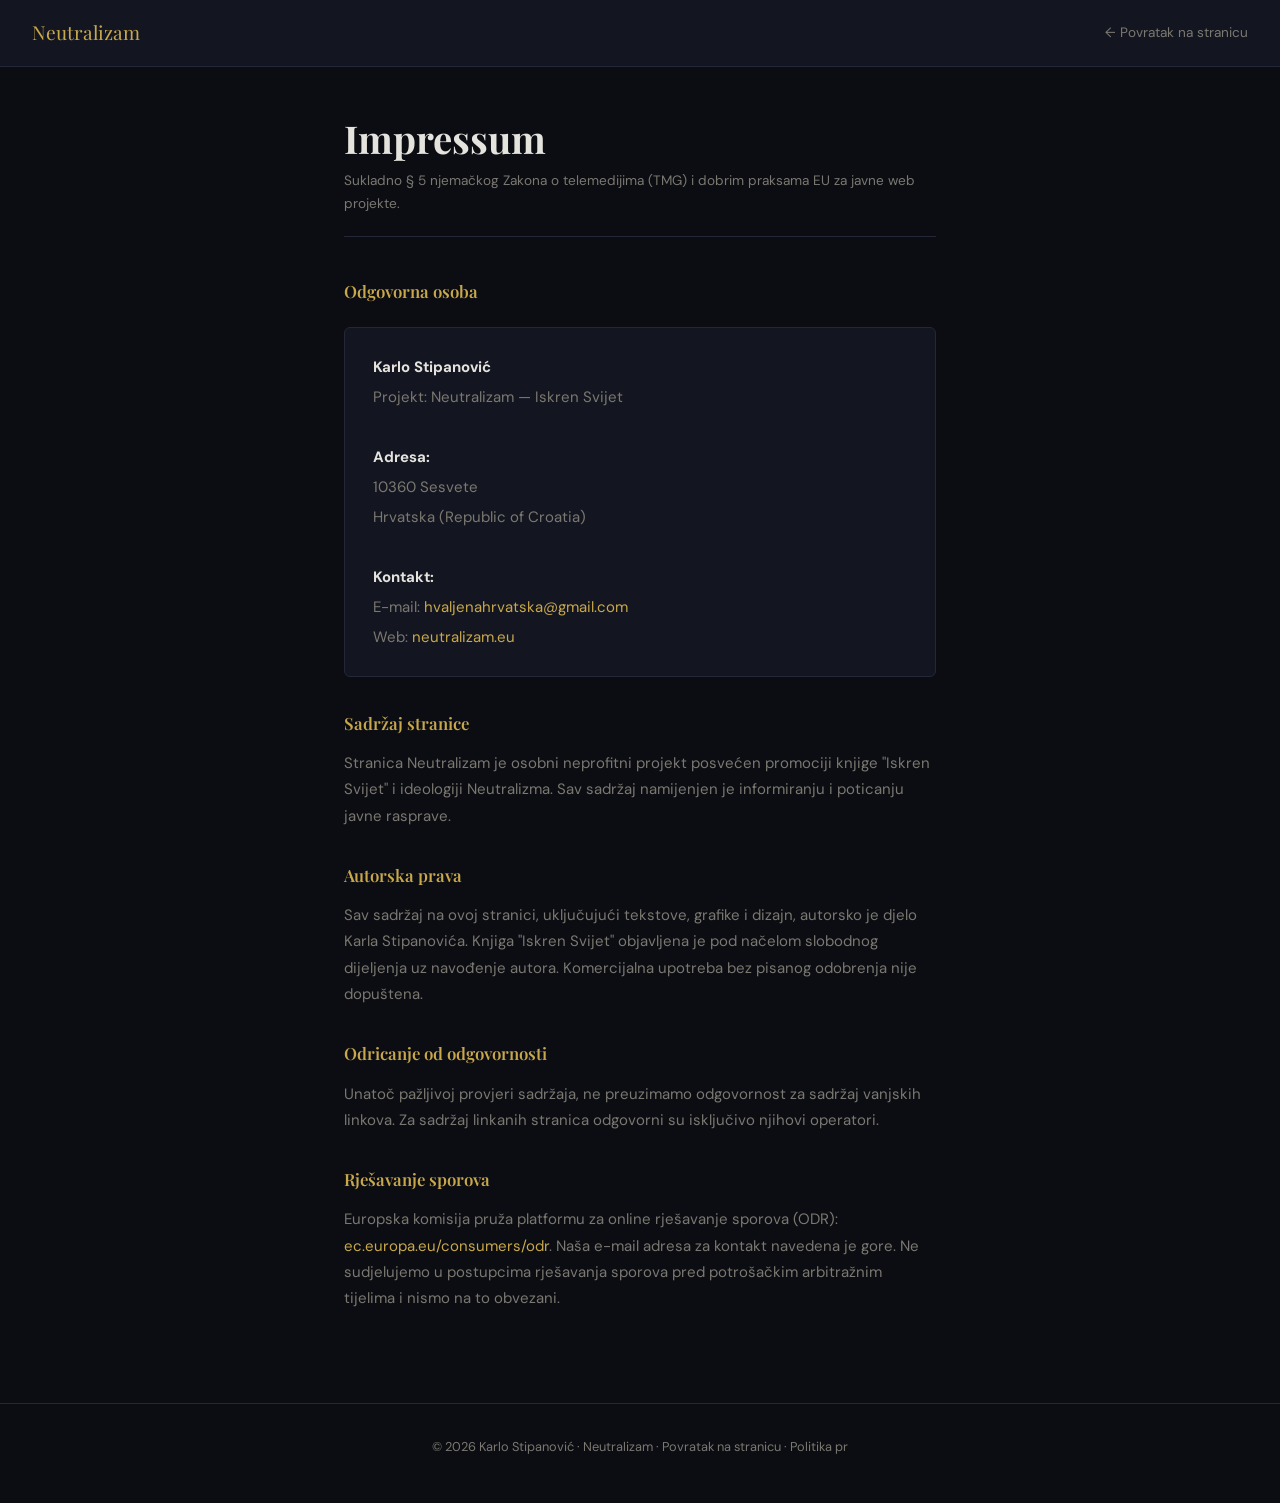
<file: impressum.html>
<!DOCTYPE html>
<html lang="hr">
<head>
  <meta charset="UTF-8"/>
  <meta name="viewport" content="width=device-width, initial-scale=1.0"/>
  <title>Impressum — Neutralizam</title>
  <meta name="robots" content="noindex"/>
  <link rel="preconnect" href="https://fonts.googleapis.com">
  <link href="https://fonts.googleapis.com/css2?family=Playfair+Display:wght@600;700&family=DM+Sans:wght@300;400;500&display=swap" rel="stylesheet">
  <style>
    :root{--bg:#0B0D12;--surface:#131620;--gold:#C9A84C;--text:#E5E3DE;--text-sub:#7A7870;--border:#232737}
    *{box-sizing:border-box;margin:0;padding:0}
    body{background:var(--bg);color:var(--text);font-family:'DM Sans',system-ui,sans-serif;font-size:15px;line-height:1.75;-webkit-font-smoothing:antialiased}
    a{color:var(--gold);text-decoration:none}a:hover{text-decoration:underline}
    header{background:var(--surface);border-bottom:1px solid var(--border);padding:1rem 2rem;display:flex;align-items:center;justify-content:space-between;gap:1rem}
    .logo{font-family:'Playfair Display',serif;color:var(--gold);font-size:1.2rem;text-decoration:none}
    .back-link{color:var(--text-sub);font-size:0.85rem;text-decoration:none;transition:color .2s}.back-link:hover{color:var(--gold)}
    main{max-width:640px;margin:0 auto;padding:3rem 1.5rem 5rem}
    h1{font-family:'Playfair Display',serif;font-size:clamp(1.8rem,4vw,2.4rem);font-weight:700;color:var(--text);margin-bottom:0.5rem;line-height:1.2}
    .subtitle{color:var(--text-sub);font-size:0.85rem;margin-bottom:2.5rem;padding-bottom:1.25rem;border-bottom:1px solid var(--border)}
    h2{font-family:'Playfair Display',serif;font-size:1.05rem;font-weight:600;color:var(--gold);margin:2rem 0 0.75rem}
    p{color:var(--text-sub);margin-bottom:0.75rem}
    strong{color:var(--text)}
    .info-box{background:var(--surface);border:1px solid var(--border);border-radius:6px;padding:1.5rem 1.75rem;margin:1.25rem 0}
    .info-box p{margin:0;line-height:2}
    footer{border-top:1px solid var(--border);padding:2rem;text-align:center;color:var(--text-sub);font-size:0.8rem}
    footer a{color:var(--text-sub)}
    @media(max-width:600px){main{padding:2rem 1rem 4rem}header{padding:1rem}}
  </style>
</head>
<body>

<header>
  <a href="index.html" class="logo">Neutralizam</a>
  <a href="index.html" class="back-link">← Povratak na stranicu</a>
</header>

<main>
  <h1>Impressum</h1>
  <p class="subtitle">Sukladno § 5 njemačkog Zakona o telemedijima (TMG) i dobrim praksama EU za javne web projekte.</p>

  <h2>Odgovorna osoba</h2>
  <div class="info-box">
    <p>
      <strong>Karlo Stipanović</strong><br>
      Projekt: Neutralizam — Iskren Svijet<br>
      <br>
      <strong>Adresa:</strong><br>
      10360 Sesvete<br>
      Hrvatska (Republic of Croatia)<br>
      <br>
      <strong>Kontakt:</strong><br>
      E-mail: <a href="https://mail.google.com/mail/?view=cm&to=hvaljenahrvatska@gmail.com" target="_blank" rel="noopener"><span class="__cf_email__" data-cfemail="a4ccd2c5c8cec1cac5ccd6d2c5d0d7cfc5e4c3c9c5cdc88ac7cbc9">hvaljenahrvatska@gmail.com</span></a><br>
      Web: <a href="https://neutralizam.eu/" target="_blank" rel="noopener">neutralizam.eu</a>
    </p>
  </div>

  <h2>Sadržaj stranice</h2>
  <p>Stranica Neutralizam je osobni neprofitni projekt posvećen promociji knjige "Iskren Svijet" i ideologiji Neutralizma. Sav sadržaj namijenjen je informiranju i poticanju javne rasprave.</p>

  <h2>Autorska prava</h2>
  <p>Sav sadržaj na ovoj stranici, uključujući tekstove, grafike i dizajn, autorsko je djelo Karla Stipanovića. Knjiga "Iskren Svijet" objavljena je pod načelom slobodnog dijeljenja uz navođenje autora. Komercijalna upotreba bez pisanog odobrenja nije dopuštena.</p>

  <h2>Odricanje od odgovornosti</h2>
  <p>Unatoč pažljivoj provjeri sadržaja, ne preuzimamo odgovornost za sadržaj vanjskih linkova. Za sadržaj linkanih stranica odgovorni su isključivo njihovi operatori.</p>

  <h2>Rješavanje sporova</h2>
  <p>Europska komisija pruža platformu za online rješavanje sporova (ODR): <a href="https://ec.europa.eu/consumers/odr/" target="_blank" rel="noopener">ec.europa.eu/consumers/odr</a>. Naša e-mail adresa za kontakt navedena je gore. Ne sudjelujemo u postupcima rješavanja sporova pred potrošačkim arbitražnim tijelima i nismo na to obvezani.</p>
</main>

<footer>
  <p>© 2026 Karlo Stipanović · Neutralizam ·
    <a href="index.html">Povratak na stranicu</a> ·
    <a href="privatnost.html">Politika pr
</file>
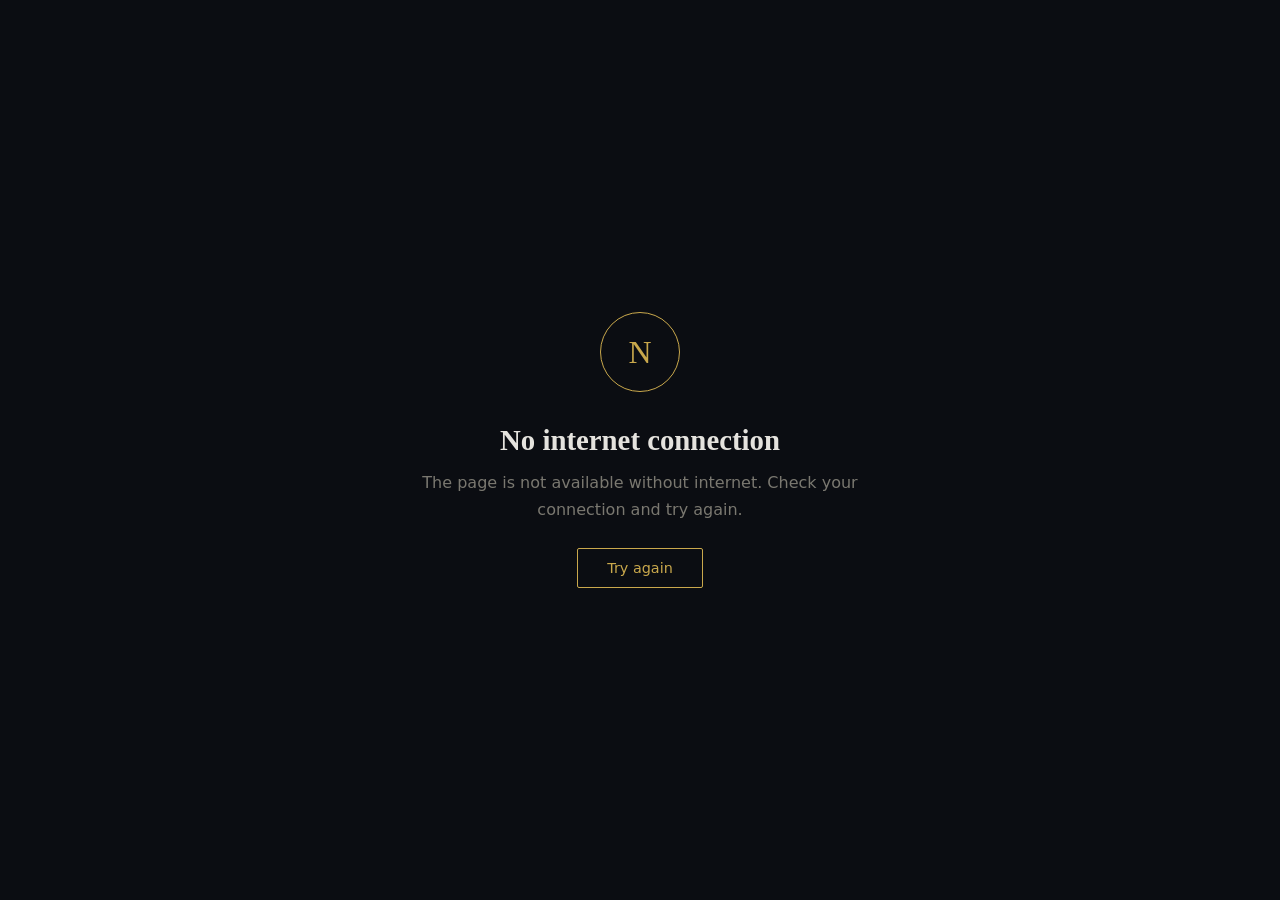
<file: offline.html>
<!DOCTYPE html>
<html lang="hr">
<head>
  <meta charset="UTF-8"/>
  <meta name="viewport" content="width=device-width, initial-scale=1.0"/>
  <title>Offline — Neutralizam</title>
  <style>
    :root { --bg:#0B0D12; --surface:#131620; --gold:#C9A84C; --text:#E5E3DE; --text-sub:#7A7870; }
    * { box-sizing:border-box; margin:0; padding:0; }
    body {
      background:var(--bg); color:var(--text);
      font-family:'DM Sans', system-ui, sans-serif;
      display:flex; align-items:center; justify-content:center;
      min-height:100vh; text-align:center; padding:2rem;
    }
    .container { max-width:460px; }
    .emblem {
      width:80px; height:80px; border-radius:50%;
      border:1px solid var(--gold); display:flex;
      align-items:center; justify-content:center;
      margin:0 auto 2rem; font-size:2rem; color:var(--gold);
      font-family:'Playfair Display', Georgia, serif;
    }
    h1 { font-size:1.8rem; color:var(--text); margin-bottom:0.75rem; font-family:'Playfair Display', Georgia, serif; }
    p { color:var(--text-sub); line-height:1.7; margin-bottom:1.5rem; }
    a {
      display:inline-block; padding:0.7rem 1.8rem;
      border:1px solid var(--gold); color:var(--gold);
      text-decoration:none; border-radius:2px; font-size:0.9rem;
      transition:background 0.2s;
    }
    a:hover { background:rgba(201,168,76,0.1); }
  </style>
</head>
<body>
  <div class="container">
    <div class="emblem">N</div>
    <h1 id="msg-title">Nema internet veze</h1>
    <p id="msg-body">Stranica nije dostupna bez interneta. Provjeri vezu i pokušaj ponovo.</p>
    <a href="/" id="msg-btn" onclick="location.reload();return false;">Pokušaj ponovo</a>
  </div>
  <script>
    const lang = localStorage.getItem("lang") || navigator.language?.slice(0,2) || "hr";
    const t = {
      hr: { title: "Nema internet veze",      body: "Stranica nije dostupna bez interneta. Provjeri vezu i pokušaj ponovo.", btn: "Pokušaj ponovo" },
      en: { title: "No internet connection",   body: "The page is not available without internet. Check your connection and try again.", btn: "Try again" },
      de: { title: "Keine Internetverbindung", body: "Die Seite ist ohne Internet nicht verfügbar. Bitte Verbindung prüfen und erneut versuchen.", btn: "Erneut versuchen" }
    };
    const d = t[lang] || t.hr;
    document.getElementById("msg-title").textContent = d.title;
    document.getElementById("msg-body").textContent  = d.body;
    document.getElementById("msg-btn").textContent   = d.btn;
    document.documentElement.lang = lang === "de" ? "de" : lang === "en" ? "en" : "hr";
  </script>
</body>
</html>
</file>
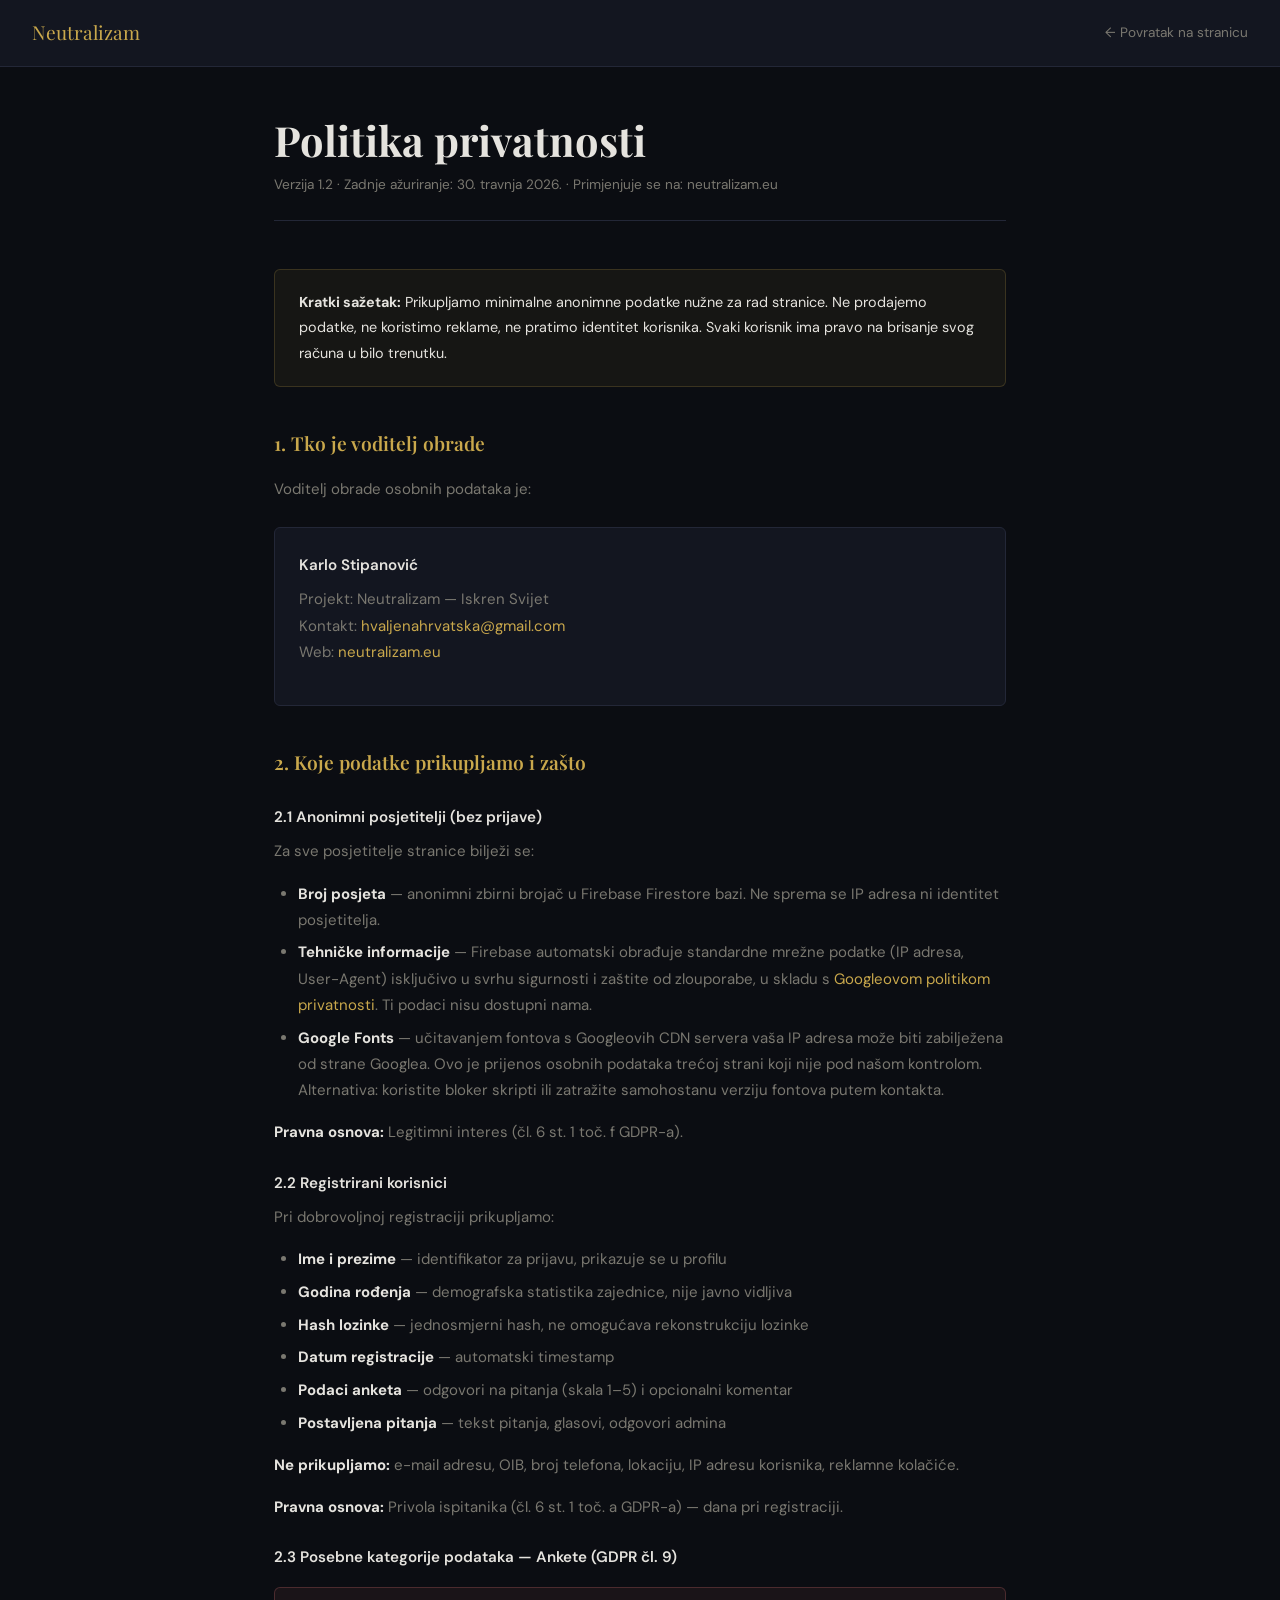
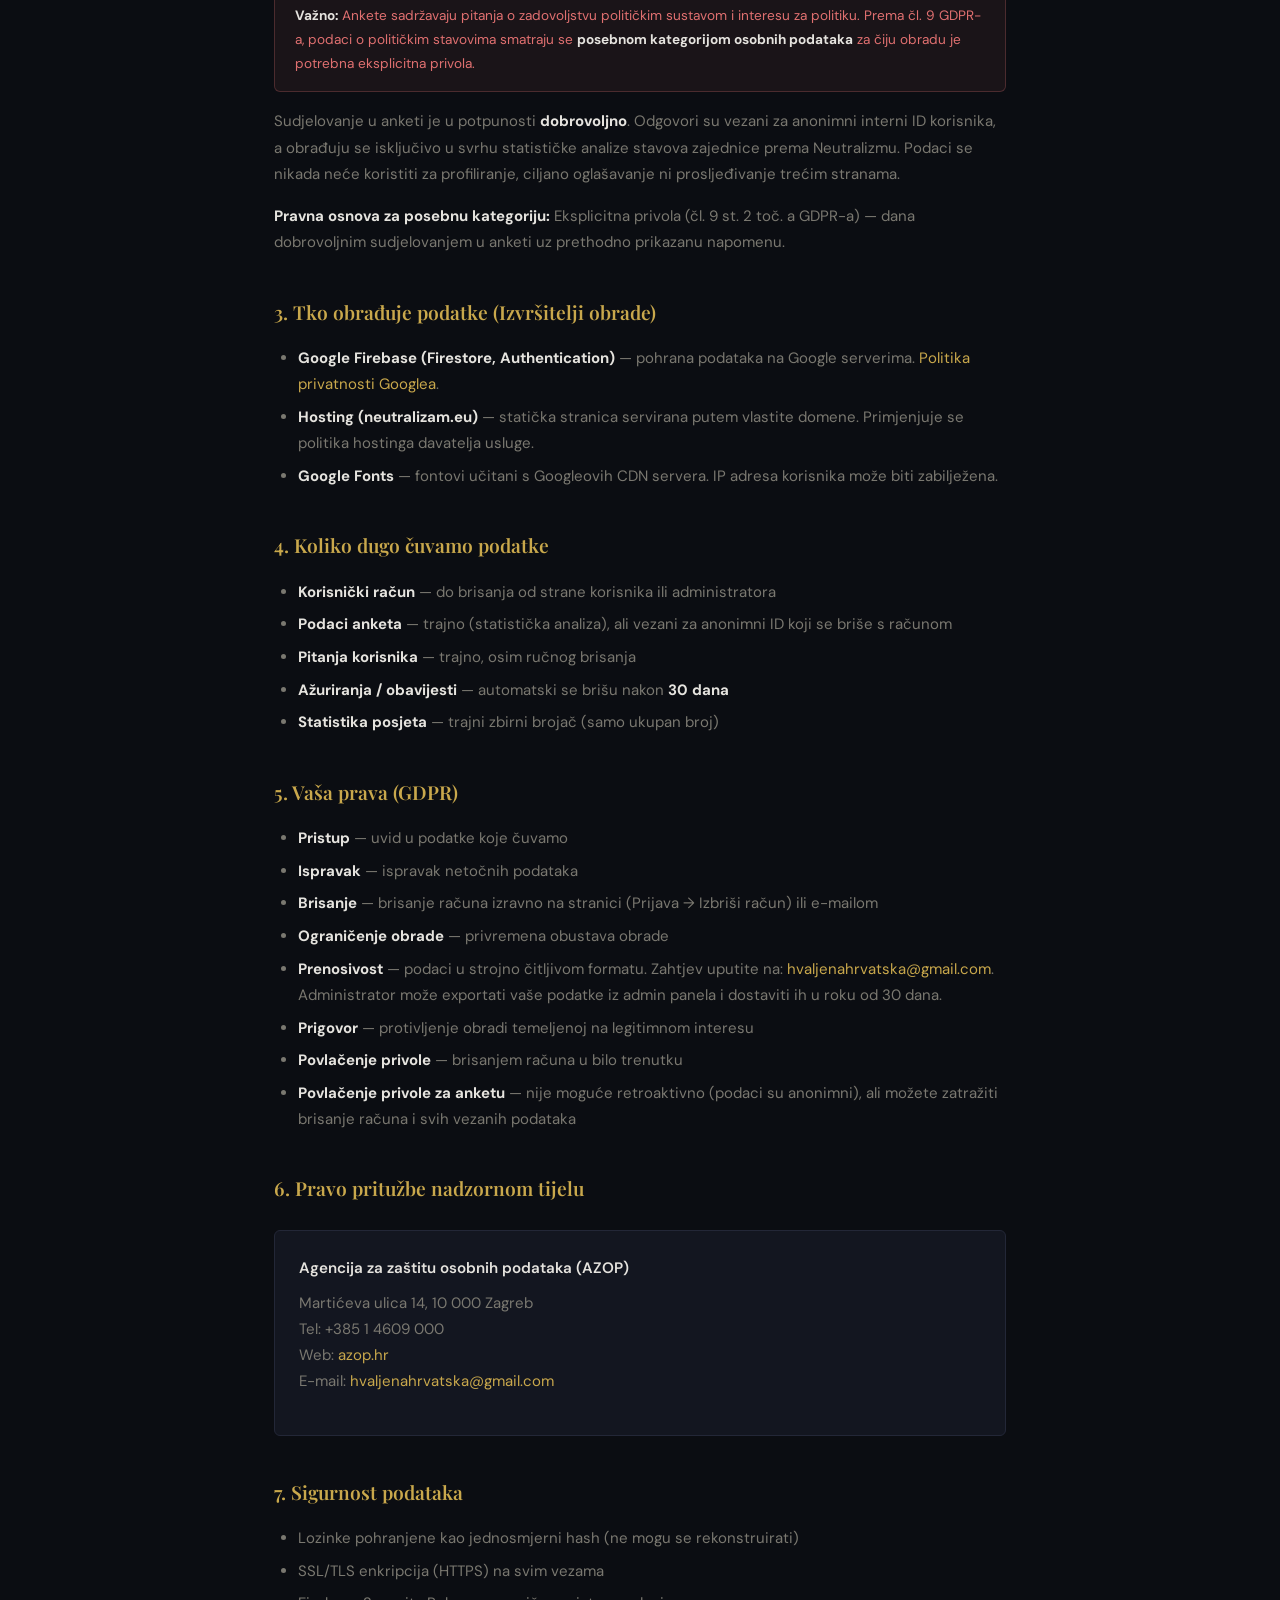
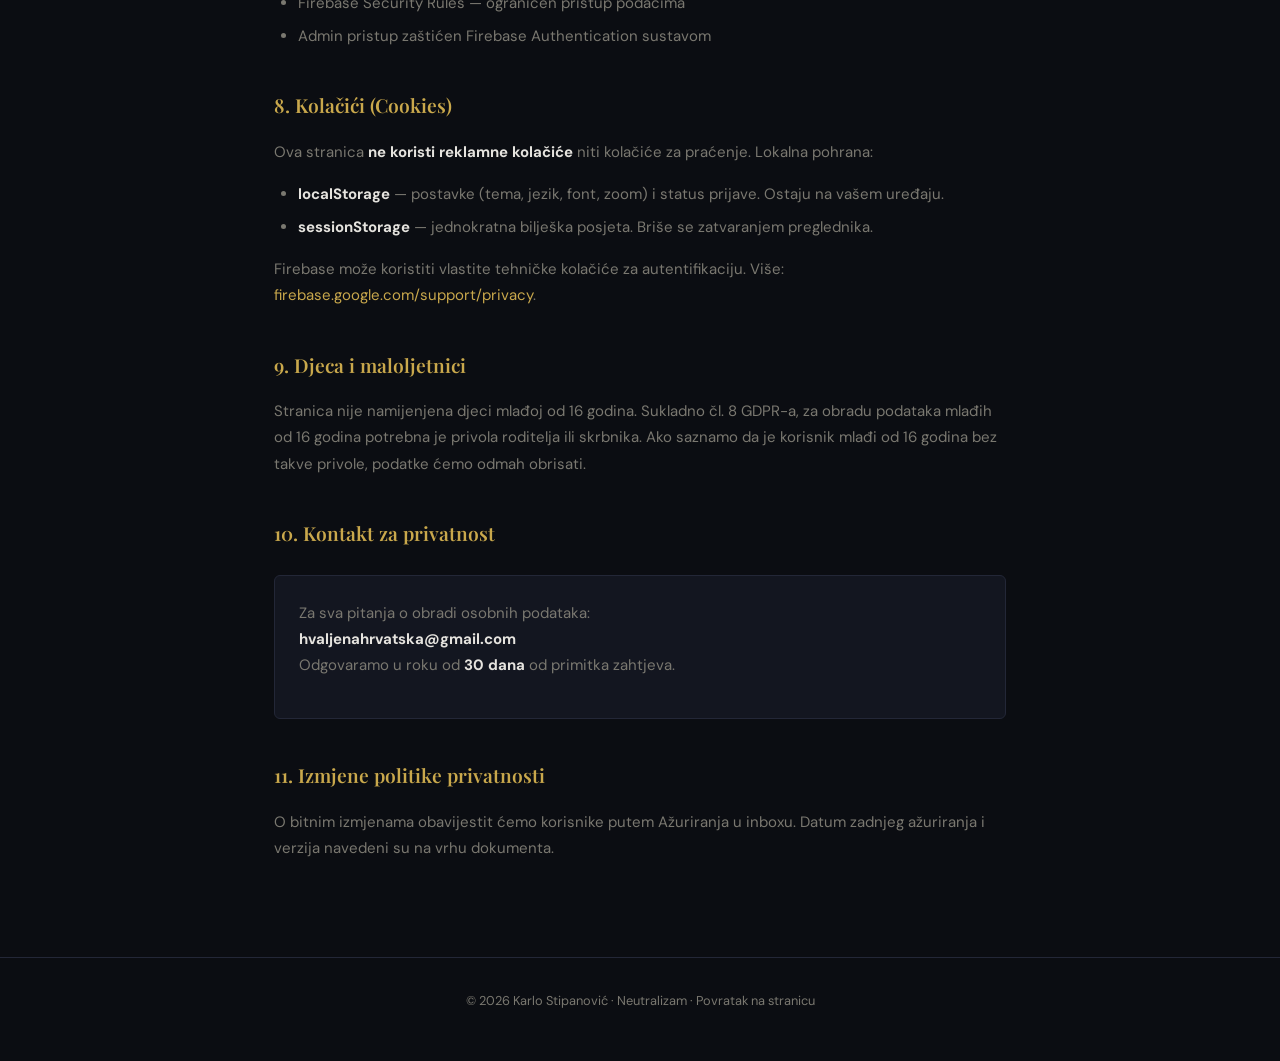
<file: privatnost.html>
<!DOCTYPE html>
<html lang="hr">
<head>
  <meta charset="UTF-8"/>
  <meta name="viewport" content="width=device-width, initial-scale=1.0"/>
  <title>Politika privatnosti — Neutralizam</title>
  <meta name="robots" content="noindex"/>
  <link rel="preconnect" href="https://fonts.googleapis.com">
  <link href="https://fonts.googleapis.com/css2?family=Playfair+Display:wght@600;700&family=DM+Sans:wght@300;400;500&display=swap" rel="stylesheet">
  <style>
    :root{--bg:#0B0D12;--surface:#131620;--gold:#C9A84C;--gold-dim:#8A7035;--text:#E5E3DE;--text-sub:#7A7870;--border:#232737}
    *{box-sizing:border-box;margin:0;padding:0}
    body{background:var(--bg);color:var(--text);font-family:'DM Sans',system-ui,sans-serif;font-size:15px;line-height:1.75;-webkit-font-smoothing:antialiased}
    a{color:var(--gold);text-decoration:none}a:hover{text-decoration:underline}
    header{background:var(--surface);border-bottom:1px solid var(--border);padding:1rem 2rem;display:flex;align-items:center;justify-content:space-between;gap:1rem}
    .logo{font-family:'Playfair Display',serif;color:var(--gold);font-size:1.2rem;text-decoration:none}
    .back-link{color:var(--text-sub);font-size:0.85rem;text-decoration:none;transition:color .2s}.back-link:hover{color:var(--gold)}
    main{max-width:780px;margin:0 auto;padding:3rem 1.5rem 5rem}
    h1{font-family:'Playfair Display',serif;font-size:clamp(1.8rem,4vw,2.6rem);font-weight:700;color:var(--text);margin-bottom:0.5rem;line-height:1.2}
    .subtitle{color:var(--text-sub);font-size:0.85rem;margin-bottom:3rem;padding-bottom:1.5rem;border-bottom:1px solid var(--border)}
    h2{font-family:'Playfair Display',serif;font-size:1.2rem;font-weight:600;color:var(--gold);margin:2.5rem 0 1rem}
    h3{font-size:0.95rem;font-weight:600;color:var(--text);margin:1.5rem 0 0.5rem}
    p{color:var(--text-sub);margin-bottom:1rem}
    ul,ol{color:var(--text-sub);padding-left:1.5rem;margin-bottom:1rem}
    li{margin-bottom:0.4rem}strong{color:var(--text)}
    .highlight-box{background:rgba(201,168,76,0.06);border:1px solid rgba(201,168,76,0.2);border-radius:6px;padding:1.25rem 1.5rem;margin:1.5rem 0}
    .highlight-box p{margin:0;color:var(--text);font-size:0.9rem}
    .contact-box{background:var(--surface);border:1px solid var(--border);border-radius:6px;padding:1.5rem;margin:1.5rem 0}
    .contact-box h3{margin-top:0}
    .warn-box{background:rgba(224,112,112,0.07);border:1px solid rgba(224,112,112,0.25);border-radius:6px;padding:1rem 1.25rem;margin:1rem 0}
    .warn-box p{margin:0;color:#e07070;font-size:0.85rem}
    .changelog{background:var(--surface);border:1px solid var(--border);border-radius:6px;padding:1.25rem 1.5rem;margin:1.5rem 0}
    .changelog h3{margin-top:0;color:var(--gold);font-size:0.85rem;letter-spacing:0.05em}
    .changelog ul{margin:0}
    .changelog li{font-size:0.82rem;color:var(--text-sub)}
    footer{border-top:1px solid var(--border);padding:2rem;text-align:center;color:var(--text-sub);font-size:0.8rem}
    footer a{color:var(--text-sub)}
    @media(max-width:600px){main{padding:2rem 1rem 4rem}header{padding:1rem}}
  </style>
</head>
<body>
<header>
  <a href="index.html" class="logo">Neutralizam</a>
  <a href="index.html" class="back-link">← Povratak na stranicu</a>
</header>

<main>
  <h1>Politika privatnosti</h1>
  <p class="subtitle">Verzija 1.2 · Zadnje ažuriranje: 30. travnja 2026. · Primjenjuje se na: neutralizam.eu</p>

  <div class="highlight-box">
    <p><strong>Kratki sažetak:</strong> Prikupljamo minimalne anonimne podatke nužne za rad stranice. Ne prodajemo podatke, ne koristimo reklame, ne pratimo identitet korisnika. Svaki korisnik ima pravo na brisanje svog računa u bilo trenutku.</p>
  </div>

  <h2>1. Tko je voditelj obrade</h2>
  <p>Voditelj obrade osobnih podataka je:</p>
  <div class="contact-box">
    <h3>Karlo Stipanović</h3>
    <p>
      Projekt: Neutralizam — Iskren Svijet<br>
      Kontakt: <a href="https://mail.google.com/mail/?view=cm&to=hvaljenahrvatska@gmail.com" target="_blank" rel="noopener">hvaljenahrvatska@gmail.com</a><br>
      Web: <a href="https://neutralizam.eu/" target="_blank" rel="noopener">neutralizam.eu</a>
    </p>
  </div>

  <h2>2. Koje podatke prikupljamo i zašto</h2>

  <h3>2.1 Anonimni posjetitelji (bez prijave)</h3>
  <p>Za sve posjetitelje stranice bilježi se:</p>
  <ul>
    <li><strong>Broj posjeta</strong> — anonimni zbirni brojač u Firebase Firestore bazi. Ne sprema se IP adresa ni identitet posjetitelja.</li>
    <li><strong>Tehničke informacije</strong> — Firebase automatski obrađuje standardne mrežne podatke (IP adresa, User-Agent) isključivo u svrhu sigurnosti i zaštite od zlouporabe, u skladu s <a href="https://firebase.google.com/support/privacy" target="_blank" rel="noopener">Googleovom politikom privatnosti</a>. Ti podaci nisu dostupni nama.</li>
    <li><strong>Google Fonts</strong> — učitavanjem fontova s Googleovih CDN servera vaša IP adresa može biti zabilježena od strane Googlea. Ovo je prijenos osobnih podataka trećoj strani koji nije pod našom kontrolom. Alternativa: koristite bloker skripti ili zatražite samohostanu verziju fontova putem kontakta.</li>
  </ul>
  <p><strong>Pravna osnova:</strong> Legitimni interes (čl. 6 st. 1 toč. f GDPR-a).</p>

  <h3>2.2 Registrirani korisnici</h3>
  <p>Pri dobrovoljnoj registraciji prikupljamo:</p>
  <ul>
    <li><strong>Ime i prezime</strong> — identifikator za prijavu, prikazuje se u profilu</li>
    <li><strong>Godina rođenja</strong> — demografska statistika zajednice, nije javno vidljiva</li>
    <li><strong>Hash lozinke</strong> — jednosmjerni hash, ne omogućava rekonstrukciju lozinke</li>
    <li><strong>Datum registracije</strong> — automatski timestamp</li>
    <li><strong>Podaci anketa</strong> — odgovori na pitanja (skala 1–5) i opcionalni komentar</li>
    <li><strong>Postavljena pitanja</strong> — tekst pitanja, glasovi, odgovori admina</li>
  </ul>
  <p><strong>Ne prikupljamo:</strong> e-mail adresu, OIB, broj telefona, lokaciju, IP adresu korisnika, reklamne kolačiće.</p>
  <p><strong>Pravna osnova:</strong> Privola ispitanika (čl. 6 st. 1 toč. a GDPR-a) — dana pri registraciji.</p>

  <h3>2.3 Posebne kategorije podataka — Ankete (GDPR čl. 9)</h3>
  <div class="warn-box">
    <p><strong>Važno:</strong> Ankete sadržavaju pitanja o zadovoljstvu političkim sustavom i interesu za politiku. Prema čl. 9 GDPR-a, podaci o političkim stavovima smatraju se <strong>posebnom kategorijom osobnih podataka</strong> za čiju obradu je potrebna eksplicitna privola.</p>
  </div>
  <p>Sudjelovanje u anketi je u potpunosti <strong>dobrovoljno</strong>. Odgovori su vezani za anonimni interni ID korisnika, a obrađuju se isključivo u svrhu statističke analize stavova zajednice prema Neutralizmu. Podaci se nikada neće koristiti za profiliranje, ciljano oglašavanje ni prosljeđivanje trećim stranama.</p>
  <p><strong>Pravna osnova za posebnu kategoriju:</strong> Eksplicitna privola (čl. 9 st. 2 toč. a GDPR-a) — dana dobrovoljnim sudjelovanjem u anketi uz prethodno prikazanu napomenu.</p>

  <h2>3. Tko obrađuje podatke (Izvršitelji obrade)</h2>
  <ul>
    <li><strong>Google Firebase (Firestore, Authentication)</strong> — pohrana podataka na Google serverima. <a href="https://firebase.google.com/support/privacy" target="_blank" rel="noopener">Politika privatnosti Googlea</a>.</li>
    <li><strong>Hosting (neutralizam.eu)</strong> — statička stranica servirana putem vlastite domene. Primjenjuje se politika hostinga davatelja usluge.</li>
    <li><strong>Google Fonts</strong> — fontovi učitani s Googleovih CDN servera. IP adresa korisnika može biti zabilježena.</li>
  </ul>

  <h2>4. Koliko dugo čuvamo podatke</h2>
  <ul>
    <li><strong>Korisnički račun</strong> — do brisanja od strane korisnika ili administratora</li>
    <li><strong>Podaci anketa</strong> — trajno (statistička analiza), ali vezani za anonimni ID koji se briše s računom</li>
    <li><strong>Pitanja korisnika</strong> — trajno, osim ručnog brisanja</li>
    <li><strong>Ažuriranja / obavijesti</strong> — automatski se brišu nakon <strong>30 dana</strong></li>
    <li><strong>Statistika posjeta</strong> — trajni zbirni brojač (samo ukupan broj)</li>
  </ul>

  <h2>5. Vaša prava (GDPR)</h2>
  <ul>
    <li><strong>Pristup</strong> — uvid u podatke koje čuvamo</li>
    <li><strong>Ispravak</strong> — ispravak netočnih podataka</li>
    <li><strong>Brisanje</strong> — brisanje računa izravno na stranici (Prijava → Izbriši račun) ili e-mailom</li>
    <li><strong>Ograničenje obrade</strong> — privremena obustava obrade</li>
    <li><strong>Prenosivost</strong> — podaci u strojno čitljivom formatu. Zahtjev uputite na: <a href="https://mail.google.com/mail/?view=cm&to=hvaljenahrvatska@gmail.com" target="_blank" rel="noopener">hvaljenahrvatska@gmail.com</a>. Administrator može exportati vaše podatke iz admin panela i dostaviti ih u roku od 30 dana.</li>
    <li><strong>Prigovor</strong> — protivljenje obradi temeljenoj na legitimnom interesu</li>
    <li><strong>Povlačenje privole</strong> — brisanjem računa u bilo trenutku</li>
    <li><strong>Povlačenje privole za anketu</strong> — nije moguće retroaktivno (podaci su anonimni), ali možete zatražiti brisanje računa i svih vezanih podataka</li>
  </ul>

  <h2>6. Pravo pritužbe nadzornom tijelu</h2>
  <div class="contact-box">
    <h3>Agencija za zaštitu osobnih podataka (AZOP)</h3>
    <p>
      Martićeva ulica 14, 10 000 Zagreb<br>
      Tel: +385 1 4609 000<br>
      Web: <a href="https://azop.hr" target="_blank" rel="noopener">azop.hr</a><br>
      E-mail: <a href="/cdn-cgi/l/email-protection#a6c7dcc9d6e6c7dcc9d688ced4">hvaljenahrvatska@gmail.com</a>
    </p>
  </div>

  <h2>7. Sigurnost podataka</h2>
  <ul>
    <li>Lozinke pohranjene kao jednosmjerni hash (ne mogu se rekonstruirati)</li>
    <li>SSL/TLS enkripcija (HTTPS) na svim vezama</li>
    <li>Firebase Security Rules — ograničen pristup podacima</li>
    <li>Admin pristup zaštićen Firebase Authentication sustavom</li>
  </ul>

  <h2>8. Kolačići (Cookies)</h2>
  <p>Ova stranica <strong>ne koristi reklamne kolačiće</strong> niti kolačiće za praćenje. Lokalna pohrana:</p>
  <ul>
    <li><strong>localStorage</strong> — postavke (tema, jezik, font, zoom) i status prijave. Ostaju na vašem uređaju.</li>
    <li><strong>sessionStorage</strong> — jednokratna bilješka posjeta. Briše se zatvaranjem preglednika.</li>
  </ul>
  <p>Firebase može koristiti vlastite tehničke kolačiće za autentifikaciju. Više: <a href="https://firebase.google.com/support/privacy" target="_blank" rel="noopener">firebase.google.com/support/privacy</a>.</p>

  <h2>9. Djeca i maloljetnici</h2>
  <p>Stranica nije namijenjena djeci mlađoj od 16 godina. Sukladno čl. 8 GDPR-a, za obradu podataka mlađih od 16 godina potrebna je privola roditelja ili skrbnika. Ako saznamo da je korisnik mlađi od 16 godina bez takve privole, podatke ćemo odmah obrisati.</p>

  <h2>10. Kontakt za privatnost</h2>
  <div class="contact-box">
    <p>
      Za sva pitanja o obradi osobnih podataka:<br>
      <a href="https://mail.google.com/mail/?view=cm&to=hvaljenahrvatska@gmail.com" target="_blank" rel="noopener"><strong>hvaljenahrvatska@gmail.com</strong></a><br>
      Odgovaramo u roku od <strong>30 dana</strong> od primitka zahtjeva.
    </p>
  </div>

  <h2>11. Izmjene politike privatnosti</h2>
  <p>O bitnim izmjenama obavijestit ćemo korisnike putem Ažuriranja u inboxu. Datum zadnjeg ažuriranja i verzija navedeni su na vrhu dokumenta.</p>
</main>

<footer>
  <p>© 2026 Karlo Stipanović · Neutralizam ·
    <a href="index.html">Povratak na stranicu</a>
  </p>
</footer>
</body>
</html>
</file>
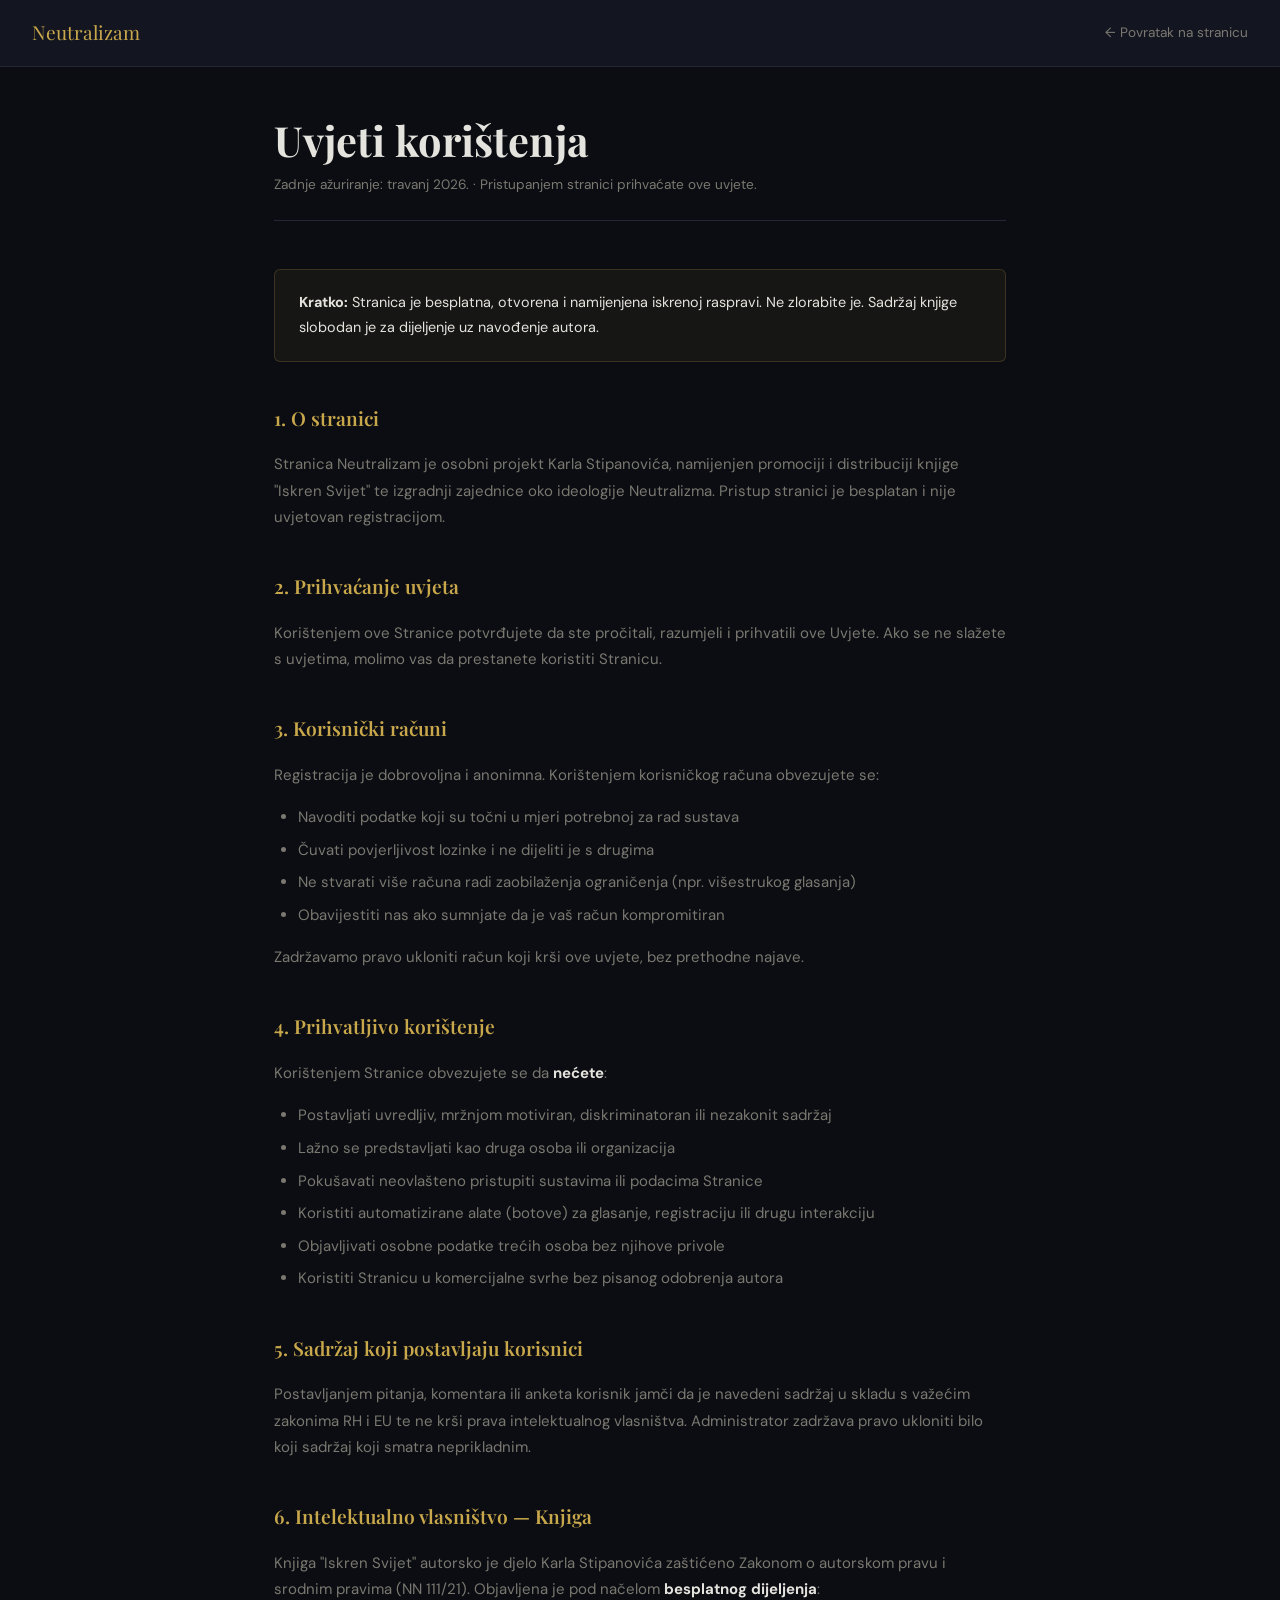
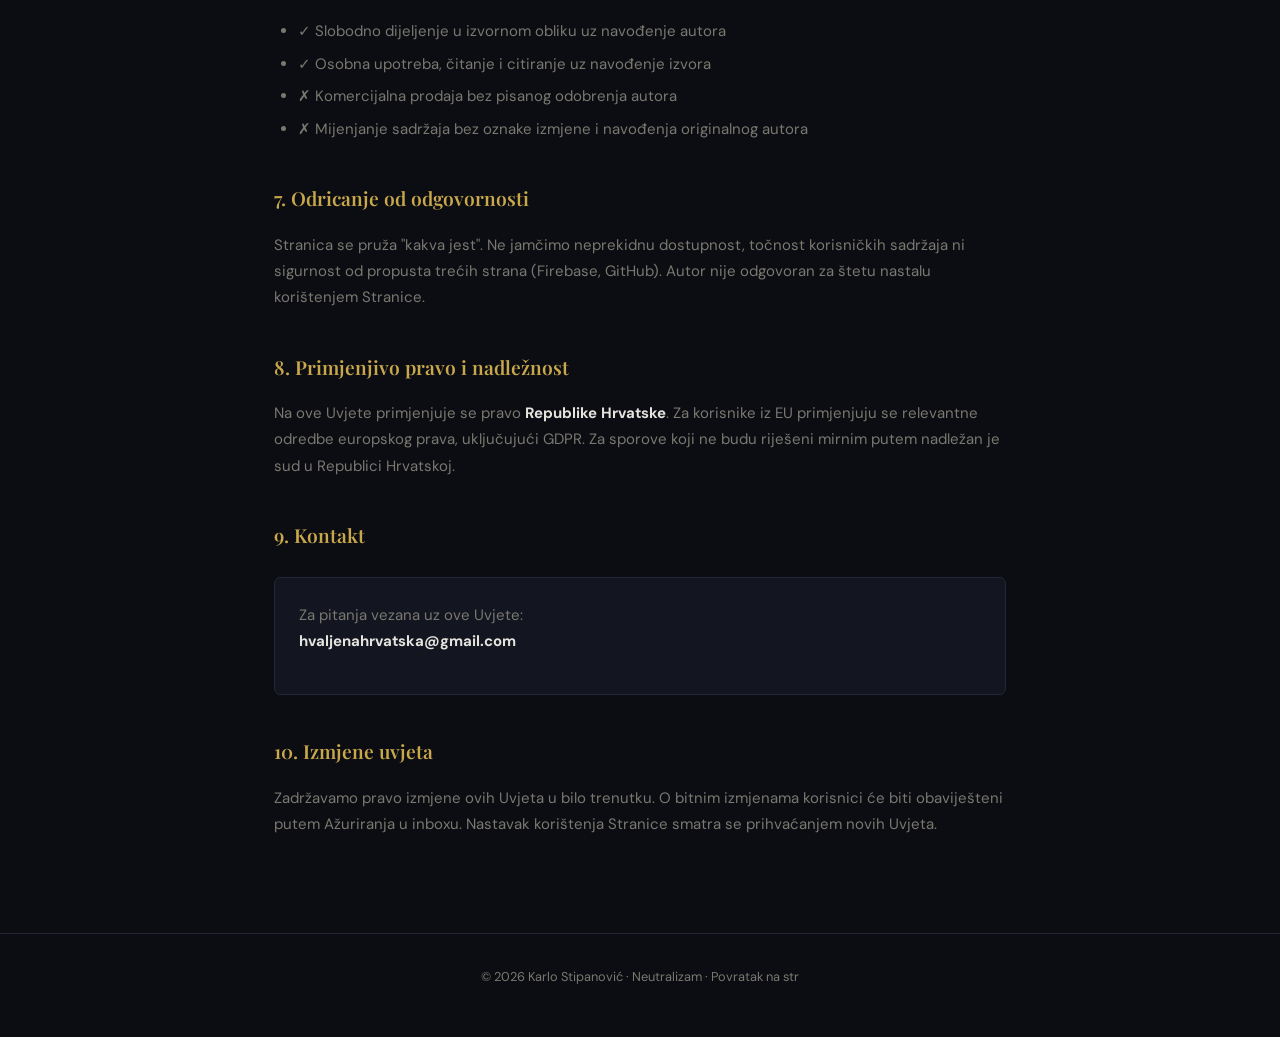
<file: uvjeti.html>
<!DOCTYPE html>
<html lang="hr">
<head>
  <meta charset="UTF-8"/>
  <meta name="viewport" content="width=device-width, initial-scale=1.0"/>
  <title>Uvjeti korištenja — Neutralizam</title>
  <meta name="robots" content="noindex"/>
  <link rel="preconnect" href="https://fonts.googleapis.com">
  <link href="https://fonts.googleapis.com/css2?family=Playfair+Display:wght@600;700&family=DM+Sans:wght@300;400;500&display=swap" rel="stylesheet">
  <style>
    :root{--bg:#0B0D12;--surface:#131620;--gold:#C9A84C;--text:#E5E3DE;--text-sub:#7A7870;--border:#232737}
    *{box-sizing:border-box;margin:0;padding:0}
    body{background:var(--bg);color:var(--text);font-family:'DM Sans',system-ui,sans-serif;font-size:15px;line-height:1.75;-webkit-font-smoothing:antialiased}
    a{color:var(--gold);text-decoration:none}
    a:hover{text-decoration:underline}
    header{background:var(--surface);border-bottom:1px solid var(--border);padding:1rem 2rem;display:flex;align-items:center;justify-content:space-between;gap:1rem}
    .logo{font-family:'Playfair Display',serif;color:var(--gold);font-size:1.2rem;text-decoration:none}
    .back-link{color:var(--text-sub);font-size:0.85rem;text-decoration:none;transition:color .2s}
    .back-link:hover{color:var(--gold)}
    main{max-width:780px;margin:0 auto;padding:3rem 1.5rem 5rem}
    h1{font-family:'Playfair Display',serif;font-size:clamp(1.8rem,4vw,2.6rem);font-weight:700;color:var(--text);margin-bottom:0.5rem;line-height:1.2}
    .subtitle{color:var(--text-sub);font-size:0.85rem;margin-bottom:3rem;padding-bottom:1.5rem;border-bottom:1px solid var(--border)}
    h2{font-family:'Playfair Display',serif;font-size:1.2rem;font-weight:600;color:var(--gold);margin:2.5rem 0 1rem}
    p{color:var(--text-sub);margin-bottom:1rem}
    ul{color:var(--text-sub);padding-left:1.5rem;margin-bottom:1rem}
    li{margin-bottom:0.4rem}
    strong{color:var(--text)}
    .highlight-box{background:rgba(201,168,76,0.06);border:1px solid rgba(201,168,76,0.2);border-radius:6px;padding:1.25rem 1.5rem;margin:1.5rem 0}
    .highlight-box p{margin:0;color:var(--text);font-size:0.9rem}
    .contact-box{background:var(--surface);border:1px solid var(--border);border-radius:6px;padding:1.5rem;margin:1.5rem 0}
    footer{border-top:1px solid var(--border);padding:2rem;text-align:center;color:var(--text-sub);font-size:0.8rem}
    footer a{color:var(--text-sub)}
    @media(max-width:600px){main{padding:2rem 1rem 4rem}header{padding:1rem}}
  </style>
</head>
<body>
<header>
  <a href="index.html" class="logo">Neutralizam</a>
  <a href="index.html" class="back-link">← Povratak na stranicu</a>
</header>

<main>
  <h1>Uvjeti korištenja</h1>
  <p class="subtitle">Zadnje ažuriranje: travanj 2026. · Pristupanjem stranici prihvaćate ove uvjete.</p>

  <div class="highlight-box">
    <p><strong>Kratko:</strong> Stranica je besplatna, otvorena i namijenjena iskrenoj raspravi. Ne zlorabite je. Sadržaj knjige slobodan je za dijeljenje uz navođenje autora.</p>
  </div>

  <h2>1. O stranici</h2>
  <p>Stranica Neutralizam je osobni projekt Karla Stipanovića, namijenjen promociji i distribuciji knjige "Iskren Svijet" te izgradnji zajednice oko ideologije Neutralizma. Pristup stranici je besplatan i nije uvjetovan registracijom.</p>

  <h2>2. Prihvaćanje uvjeta</h2>
  <p>Korištenjem ove Stranice potvrđujete da ste pročitali, razumjeli i prihvatili ove Uvjete. Ako se ne slažete s uvjetima, molimo vas da prestanete koristiti Stranicu.</p>

  <h2>3. Korisnički računi</h2>
  <p>Registracija je dobrovoljna i anonimna. Korištenjem korisničkog računa obvezujete se:</p>
  <ul>
    <li>Navoditi podatke koji su točni u mjeri potrebnoj za rad sustava</li>
    <li>Čuvati povjerljivost lozinke i ne dijeliti je s drugima</li>
    <li>Ne stvarati više računa radi zaobilaženja ograničenja (npr. višestrukog glasanja)</li>
    <li>Obavijestiti nas ako sumnjate da je vaš račun kompromitiran</li>
  </ul>
  <p>Zadržavamo pravo ukloniti račun koji krši ove uvjete, bez prethodne najave.</p>

  <h2>4. Prihvatljivo korištenje</h2>
  <p>Korištenjem Stranice obvezujete se da <strong>nećete</strong>:</p>
  <ul>
    <li>Postavljati uvredljiv, mržnjom motiviran, diskriminatoran ili nezakonit sadržaj</li>
    <li>Lažno se predstavljati kao druga osoba ili organizacija</li>
    <li>Pokušavati neovlašteno pristupiti sustavima ili podacima Stranice</li>
    <li>Koristiti automatizirane alate (botove) za glasanje, registraciju ili drugu interakciju</li>
    <li>Objavljivati osobne podatke trećih osoba bez njihove privole</li>
    <li>Koristiti Stranicu u komercijalne svrhe bez pisanog odobrenja autora</li>
  </ul>

  <h2>5. Sadržaj koji postavljaju korisnici</h2>
  <p>Postavljanjem pitanja, komentara ili anketa korisnik jamči da je navedeni sadržaj u skladu s važećim zakonima RH i EU te ne krši prava intelektualnog vlasništva. Administrator zadržava pravo ukloniti bilo koji sadržaj koji smatra neprikladnim.</p>

  <h2>6. Intelektualno vlasništvo — Knjiga</h2>
  <p>Knjiga "Iskren Svijet" autorsko je djelo Karla Stipanovića zaštićeno Zakonom o autorskom pravu i srodnim pravima (NN 111/21). Objavljena je pod načelom <strong>besplatnog dijeljenja</strong>:</p>
  <ul>
    <li>✓ Slobodno dijeljenje u izvornom obliku uz navođenje autora</li>
    <li>✓ Osobna upotreba, čitanje i citiranje uz navođenje izvora</li>
    <li>✗ Komercijalna prodaja bez pisanog odobrenja autora</li>
    <li>✗ Mijenjanje sadržaja bez oznake izmjene i navođenja originalnog autora</li>
  </ul>

  <h2>7. Odricanje od odgovornosti</h2>
  <p>Stranica se pruža "kakva jest". Ne jamčimo neprekidnu dostupnost, točnost korisničkih sadržaja ni sigurnost od propusta trećih strana (Firebase, GitHub). Autor nije odgovoran za štetu nastalu korištenjem Stranice.</p>

  <h2>8. Primjenjivo pravo i nadležnost</h2>
  <p>Na ove Uvjete primjenjuje se pravo <strong>Republike Hrvatske</strong>. Za korisnike iz EU primjenjuju se relevantne odredbe europskog prava, uključujući GDPR. Za sporove koji ne budu riješeni mirnim putem nadležan je sud u Republici Hrvatskoj.</p>

  <h2>9. Kontakt</h2>
  <div class="contact-box">
    <p>Za pitanja vezana uz ove Uvjete:<br>
    <a href="https://mail.google.com/mail/?view=cm&to=hvaljenahrvatska@gmail.com" target="_blank" rel="noopener"><strong>hvaljenahrvatska@gmail.com</strong></a></p>
  </div>

  <h2>10. Izmjene uvjeta</h2>
  <p>Zadržavamo pravo izmjene ovih Uvjeta u bilo trenutku. O bitnim izmjenama korisnici će biti obaviješteni putem Ažuriranja u inboxu. Nastavak korištenja Stranice smatra se prihvaćanjem novih Uvjeta.</p>
</main>

<footer>
  <p>© 2026 Karlo Stipanović · Neutralizam ·
    <a href="index.html">Povratak na str
</file>
